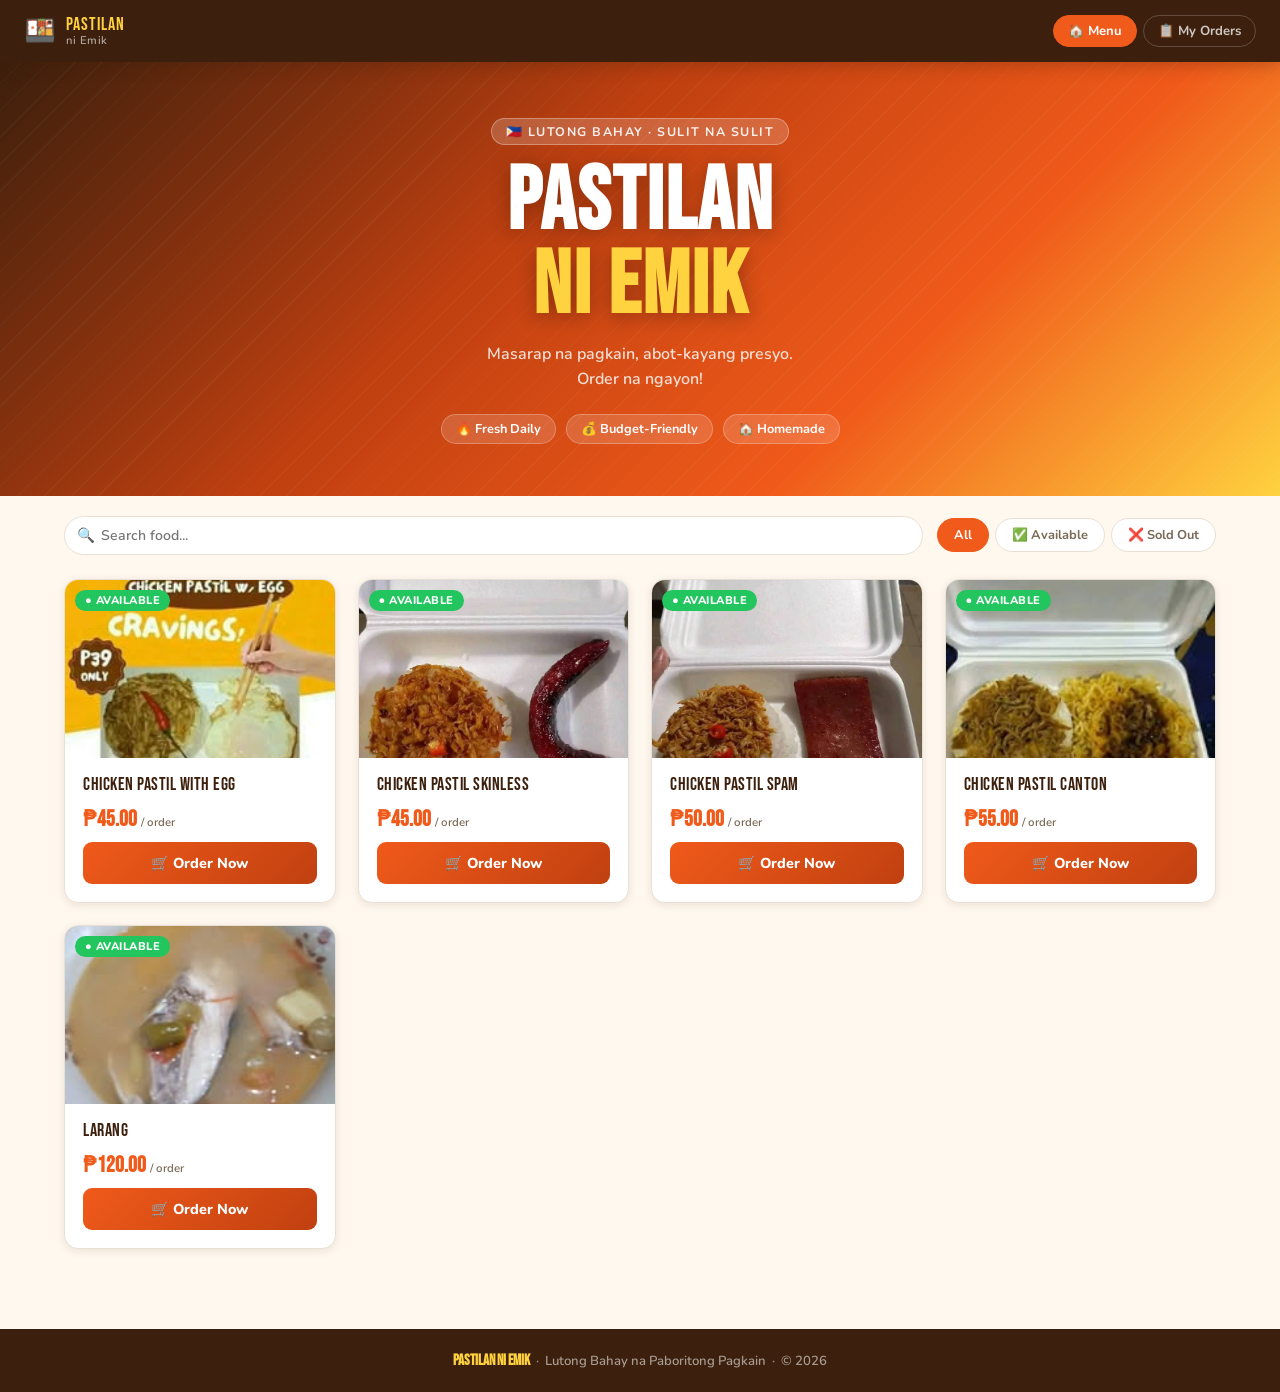
<file: ppasttill/index.html>
<!DOCTYPE html>
<html lang="en">
<head>
  <meta charset="UTF-8" />
  <meta name="viewport" content="width=device-width, initial-scale=1.0" />
  <title>Pastilan ni Emik 🍱</title>
  <link rel="icon" href="data:image/svg+xml,<svg xmlns='http://www.w3.org/2000/svg' viewBox='0 0 100 100'><text y='.9em' font-size='90'>🍱</text></svg>" />
  <link rel="preconnect" href="https://fonts.googleapis.com" />
  <link rel="preconnect" href="https://fonts.gstatic.com" crossorigin />
  <link href="https://fonts.googleapis.com/css2?family=Bebas+Neue&family=Nunito:wght@400;600;700;800;900&display=swap" rel="stylesheet" />
  <link rel="stylesheet" href="style.css" />
</head>
<body>

  <!-- ═══════════════════════════════════════════════════
       NAVBAR
  ═══════════════════════════════════════════════════ -->
  <nav class="navbar">
    <div class="nav-brand">
      <span class="nav-logo">🍱</span>
      <div class="nav-titles">
        <span class="nav-main">PASTILAN</span>
        <span class="nav-sub">ni Emik</span>
      </div>
    </div>
    <div class="nav-links">
      <button class="nav-btn active" data-view="user" onclick="switchView('user')">🏠 Menu</button>
      <button class="nav-btn" data-view="orders" onclick="switchView('orders')">📋 My Orders</button>
    </div>
    <button class="nav-toggle" onclick="toggleMobileNav()" aria-label="Toggle menu">☰</button>
  </nav>
  <div class="mobile-nav" id="mobileNav">
    <button onclick="switchView('user');closeMobileNav()">🏠 Menu</button>
    <button onclick="switchView('orders');closeMobileNav()">📋 My Orders</button>
    <a href="admin.html" onclick="closeMobileNav()">⚙️ Admin Panel</a>
  </div>

  <!-- ═══════════════════════════════════════════════════
       USER VIEW — MENU
  ═══════════════════════════════════════════════════ -->
  <div id="view-user" class="view active">

    <section class="hero">
      <div class="hero-pattern"></div>
      <div class="hero-content">
        <p class="hero-badge">🇵🇭 Lutong Bahay · Sulit na Sulit</p>
        <h1 class="hero-title">PASTILAN<br><span>NI EMIK</span></h1>
        <p class="hero-desc">Masarap na pagkain, abot-kayang presyo.<br>Order na ngayon!</p>
        <div class="hero-chips">
          <span>🔥 Fresh Daily</span>
          <span>💰 Budget-Friendly</span>
          <span>🏠 Homemade</span>
        </div>
      </div>
    </section>

    <div class="shop-toolbar">
      <div class="search-wrap">
        <span class="search-icon">🔍</span>
        <input type="text" id="searchInput" placeholder="Search food..." oninput="renderProducts()" />
      </div>
      <div class="filter-btns">
        <button class="filter-btn active" data-filter="all" onclick="setFilter('all',this)">All</button>
        <button class="filter-btn" data-filter="available" onclick="setFilter('available',this)">✅ Available</button>
        <button class="filter-btn" data-filter="unavailable" onclick="setFilter('unavailable',this)">❌ Sold Out</button>
      </div>
    </div>

    <section class="products-section">
      <div class="products-grid" id="productsGrid"></div>
      <div class="empty-state" id="emptyState" style="display:none;">
        <span>🍽️</span>
        <p>No products found.</p>
      </div>
    </section>

  </div><!-- end #view-user -->


  <!-- ═══════════════════════════════════════════════════
       MY ORDERS VIEW
  ═══════════════════════════════════════════════════ -->
  <div id="view-orders" class="view">
    <div class="page-header">
      <h2>📋 My Orders</h2>
      <p>Your recent orders from this device</p>
    </div>
    <div class="orders-list" id="myOrdersList"></div>
  </div>


  <!-- ═══════════════════════════════════════════════════
       ORDER MODAL
  ═══════════════════════════════════════════════════ -->
  <div class="modal-overlay" id="orderModal" onclick="handleOverlayClick(event,'orderModal')">
    <div class="modal" role="dialog" aria-modal="true" aria-labelledby="orderModalTitle">
      <div class="modal-header">
        <div>
          <h3 id="orderModalTitle">Place Your Order</h3>
          <p class="modal-sub" id="orderProductSub">Product name</p>
        </div>
        <button class="modal-close" onclick="closeModal('orderModal')">✕</button>
      </div>
      <div class="modal-body">
        <form id="orderForm" onsubmit="submitOrder(event)">

          <div class="order-product-bar">
            <div class="order-product-img" id="orderProductImg"></div>
            <div>
              <div class="order-product-name" id="orderProductName">—</div>
              <div class="order-product-price" id="orderProductPrice">₱0.00</div>
            </div>
          </div>

          <div class="form-group">
            <label class="form-label">Your Name <span class="req">*</span></label>
            <input type="text" id="orderCustomerName" class="form-control" placeholder="e.g. Juan Dela Cruz" maxlength="60" required />
          </div>

          <div class="form-group">
            <label class="form-label">Quantity <span class="req">*</span></label>
            <div class="qty-row">
              <button type="button" class="qty-btn" onclick="changeQty(-1)">−</button>
              <input type="number" id="orderQty" class="qty-input" value="1" min="1" max="50" oninput="updateOrderTotal()" />
              <button type="button" class="qty-btn" onclick="changeQty(1)">+</button>
            </div>
          </div>

          <div class="form-group">
            <label class="form-label">Add-ons / Side Dishes <span class="optional">(optional)</span></label>
            <div class="addons-list" id="orderAddonsList"></div>
          </div>

          <div class="form-group">
            <label class="form-label">Payment Method <span class="req">*</span></label>
            <div class="payment-grid">
              <label class="pay-opt"><input type="radio" name="payment" value="Cash" checked /><span>💵 Cash</span></label>
              <label class="pay-opt"><input type="radio" name="payment" value="GCash" /><span>💙 GCash</span></label>
              <label class="pay-opt"><input type="radio" name="payment" value="Maya" /><span>💜 Maya</span></label>
              <label class="pay-opt"><input type="radio" name="payment" value="COD" /><span>📦 COD</span></label>
            </div>
          </div>

          <div class="order-summary">
            <div class="summary-title">📋 Order Summary</div>
            <div class="summary-row"><span>Product Price</span><span id="sumBase">₱0.00</span></div>
            <div class="summary-row"><span>Quantity</span><span id="sumQty">×1</span></div>
            <div class="summary-row" id="sumAddonsRow"><span>Add-ons Total</span><span id="sumAddons">₱0.00</span></div>
            <div class="summary-divider"></div>
            <div class="summary-total"><span>Overall Total</span><span id="sumTotal">₱0.00</span></div>
          </div>

          <button type="submit" class="btn-submit">🚀 Place Order</button>
        </form>
      </div>
    </div>
  </div>

  <!-- Toast -->
  <div class="toast" id="toast"><span id="toastMsg"></span></div>

  <footer class="footer">
    <strong>PASTILAN NI EMIK</strong> &nbsp;·&nbsp; Lutong Bahay na Paboritong Pagkain &nbsp;·&nbsp; © <span id="footerYear"></span>
  </footer>

  <script src="script.js"></script>
</body>
</html>
</file>
<file: ppasttill/style.css>
/* ============================================================
   PASTILAN NI EMIK — style.css
   Bold Filipino street-food aesthetic
   Fonts: Bebas Neue (display) + Nunito (body)
   ============================================================ */

/* ── Variables ──────────────────────────────────────────────── */
:root {
  --orange:      #F05A1A;
  --orange2:     #FF7A3D;
  --orange-dark: #C04010;
  --yellow:      #FFD23F;
  --yellow2:     #FFF0B0;
  --red:         #E63325;
  --cream:       #FFF8EE;
  --brown:       #3C1F0C;
  --brown2:      #6B3A1F;
  --white:       #FFFFFF;
  --gray100:     #F5F0E8;
  --gray200:     #E8E0D4;
  --gray400:     #B0A090;
  --gray600:     #7A6A58;
  --green:       #22C55E;
  --shadow-sm:   0 2px 8px rgba(60,31,12,.10);
  --shadow-md:   0 6px 20px rgba(60,31,12,.14);
  --shadow-lg:   0 16px 48px rgba(60,31,12,.18);
  --r:           14px;
  --r-sm:        9px;
  --r-pill:      999px;
  --font-display: 'Bebas Neue', sans-serif;
  --font-body:    'Nunito', sans-serif;
  --ease:        cubic-bezier(.4,0,.2,1);
}

/* ── Reset ──────────────────────────────────────────────────── */
*, *::before, *::after { box-sizing: border-box; margin:0; padding:0; }
html { scroll-behavior: smooth; }
body {
  font-family: var(--font-body);
  background: var(--cream);
  color: var(--brown);
  min-height: 100vh;
  overflow-x: hidden;
}
img { max-width:100%; display:block; }
button { cursor:pointer; font-family: var(--font-body); }
input, select, textarea { font-family: var(--font-body); }
a { color: inherit; text-decoration: none; }

/* ── Navbar ─────────────────────────────────────────────────── */
.navbar {
  position: sticky; top: 0; z-index: 90;
  background: var(--brown);
  display: flex; align-items: center;
  padding: 0 24px;
  height: 62px;
  gap: 16px;
  box-shadow: 0 3px 16px rgba(60,31,12,.3);
}
.nav-brand { display: flex; align-items: center; gap: 10px; flex-shrink: 0; }
.nav-logo { font-size: 1.6rem; line-height: 1; }
.nav-titles { display:flex; flex-direction:column; line-height:1.1; }
.nav-main { font-family: var(--font-display); font-size: 1.15rem; color: var(--yellow); letter-spacing: 1px; }
.nav-sub { font-size: .7rem; color: rgba(255,255,255,.6); font-weight: 600; letter-spacing: .5px; }
.nav-links { display:flex; gap:6px; margin-left:auto; }
.nav-btn {
  background: transparent;
  border: 1.5px solid rgba(255,255,255,.2);
  color: rgba(255,255,255,.75);
  padding: 6px 14px; border-radius: var(--r-pill);
  font-size: .82rem; font-weight: 700; transition: all .2s var(--ease); white-space: nowrap;
}
.nav-btn:hover, .nav-btn.active { background: var(--orange); border-color: var(--orange); color: var(--white); }
.nav-admin-btn { border-color: rgba(255,210,63,.3); color: var(--yellow); }
.nav-admin-btn:hover, .nav-admin-btn.active { background: var(--yellow); color: var(--brown); border-color: var(--yellow); }
.nav-toggle { display:none; background:none; border:none; color:var(--white); font-size:1.4rem; margin-left:auto; }

/* Mobile Nav */
.mobile-nav { display:none; flex-direction:column; background:var(--brown2); padding:8px 0; position:sticky; top:62px; z-index:88; }
.mobile-nav button { background:none; border:none; color:var(--white); padding:12px 24px; font-size:.9rem; font-weight:700; text-align:left; transition:background .2s; }
.mobile-nav button:hover { background:rgba(255,255,255,.1); }
.mobile-nav.open { display:flex; }

/* ── Views ──────────────────────────────────────────────────── */
.view { display:none; padding-bottom:60px; animation:fadeIn .3s var(--ease); }
.view.active { display:block; }
@keyframes fadeIn { from{opacity:0;transform:translateY(8px)} to{opacity:1;transform:none} }

/* ── Hero ───────────────────────────────────────────────────── */
.hero {
  background: linear-gradient(135deg, #3C1F0C 0%, var(--orange-dark) 40%, var(--orange) 70%, var(--yellow) 100%);
  position:relative; overflow:hidden; padding:56px 24px 52px; text-align:center;
}
.hero-pattern {
  position:absolute; inset:0;
  background-image: repeating-linear-gradient(-45deg, transparent, transparent 18px, rgba(255,255,255,.04) 18px, rgba(255,255,255,.04) 19px);
}
.hero-content { position:relative; z-index:1; max-width:600px; margin:0 auto; }
.hero-badge {
  display:inline-block; background:rgba(255,255,255,.18); border:1px solid rgba(255,255,255,.3);
  color:rgba(255,255,255,.9); font-size:.78rem; font-weight:700; letter-spacing:1.5px; text-transform:uppercase;
  padding:4px 14px; border-radius:var(--r-pill); margin-bottom:16px;
}
.hero-title { font-family:var(--font-display); font-size:clamp(2.8rem,9vw,5.5rem); line-height:.95; color:var(--white); text-shadow:0 4px 20px rgba(0,0,0,.3); letter-spacing:2px; margin-bottom:14px; }
.hero-title span { color:var(--yellow); }
.hero-desc { color:rgba(255,255,255,.82); font-size:1rem; font-weight:600; margin-bottom:22px; line-height:1.55; }
.hero-chips { display:flex; gap:10px; justify-content:center; flex-wrap:wrap; }
.hero-chips span { background:rgba(255,255,255,.15); border:1px solid rgba(255,255,255,.25); color:var(--white); padding:5px 14px; border-radius:var(--r-pill); font-size:.8rem; font-weight:700; }

/* ── Shop Toolbar ────────────────────────────────────────────── */
.shop-toolbar { display:flex; align-items:center; gap:14px; flex-wrap:wrap; padding:20px 24px 8px; max-width:1200px; margin:0 auto; }
.search-wrap { position:relative; flex:1; min-width:200px; }
.search-icon { position:absolute; left:13px; top:50%; transform:translateY(-50%); font-size:.9rem; pointer-events:none; }
.search-wrap input { width:100%; padding:9px 14px 9px 36px; border:1.5px solid var(--gray200); border-radius:var(--r-pill); font-size:.88rem; font-weight:600; background:var(--white); outline:none; transition:border .2s; }
.search-wrap input:focus { border-color:var(--orange); box-shadow:0 0 0 3px rgba(240,90,26,.1); }
.filter-btns { display:flex; gap:6px; flex-wrap:wrap; }
.filter-btn { padding:7px 16px; border-radius:var(--r-pill); border:1.5px solid var(--gray200); background:var(--white); font-size:.8rem; font-weight:700; color:var(--gray600); transition:all .2s var(--ease); }
.filter-btn:hover { border-color:var(--orange); color:var(--orange); }
.filter-btn.active { background:var(--orange); border-color:var(--orange); color:var(--white); }

/* ── Products Grid ───────────────────────────────────────────── */
.products-section { padding:16px 24px 20px; max-width:1200px; margin:0 auto; }
.products-grid { display:grid; grid-template-columns:repeat(auto-fill, minmax(230px,1fr)); gap:22px; }

/* ── Product Card ───────────────────────────────────────────── */
.product-card { background:var(--white); border-radius:var(--r); overflow:hidden; box-shadow:var(--shadow-sm); border:1.5px solid var(--gray200); display:flex; flex-direction:column; transition:transform .25s var(--ease),box-shadow .25s var(--ease),border-color .25s; animation:cardIn .4s var(--ease) both; }
.product-card:hover { transform:translateY(-5px); box-shadow:var(--shadow-md); border-color:var(--orange2); }
.product-card.sold-out { opacity:.72; }
.product-card.sold-out:hover { transform:none; box-shadow:var(--shadow-sm); border-color:var(--gray200); }
@keyframes cardIn { from{opacity:0;transform:translateY(14px)} to{opacity:1;transform:none} }
.card-img-wrap { height:178px; background:var(--gray100); display:flex; align-items:center; justify-content:center; overflow:hidden; position:relative; }
.card-img-wrap img { width:100%; height:100%; object-fit:cover; transition:transform .4s var(--ease); }
.product-card:hover .card-img-wrap img { transform:scale(1.06); }
.card-emoji { font-size:4.5rem; filter:drop-shadow(0 4px 10px rgba(0,0,0,.12)); }
.card-badge { position:absolute; top:10px; left:10px; padding:3px 10px; border-radius:var(--r-pill); font-size:.7rem; font-weight:800; text-transform:uppercase; letter-spacing:.5px; }
.badge-avail { background:var(--green); color:var(--white); }
.badge-sold  { background:var(--gray400); color:var(--white); }
.card-body { padding:16px 18px 18px; display:flex; flex-direction:column; flex:1; gap:10px; }
.card-name { font-family:var(--font-display); font-size:1.15rem; letter-spacing:.5px; color:var(--brown); line-height:1.2; }
.card-price { font-size:1.35rem; font-weight:900; color:var(--orange); font-family:var(--font-display); }
.card-price small { font-family:var(--font-body); font-size:.72rem; font-weight:600; color:var(--gray600); }
.btn-order-card { margin-top:auto; padding:11px; border:none; border-radius:var(--r-sm); background:linear-gradient(135deg,var(--orange),var(--orange-dark)); color:var(--white); font-weight:800; font-size:.9rem; transition:all .2s var(--ease); display:flex; align-items:center; justify-content:center; gap:6px; }
.btn-order-card:hover { background:linear-gradient(135deg,var(--orange2),var(--orange)); transform:translateY(-1px); box-shadow:0 4px 14px rgba(240,90,26,.4); }
.btn-order-card:disabled { background:var(--gray400); cursor:not-allowed; transform:none; box-shadow:none; }
.empty-state { text-align:center; padding:60px 20px; color:var(--gray400); }
.empty-state span { font-size:3.5rem; display:block; margin-bottom:12px; }
.empty-state p { font-size:1rem; font-weight:700; }

/* ── Page Header ────────────────────────────────────────────── */
.page-header { padding:32px 24px 16px; max-width:1100px; margin:0 auto; }
.page-header h2 { font-family:var(--font-display); font-size:1.8rem; color:var(--brown); letter-spacing:.5px; }
.page-header p { color:var(--gray600); font-size:.9rem; font-weight:600; margin-top:4px; }
.admin-header { border-bottom:2px solid var(--gray200); margin-bottom:0; }

/* ── My Orders ──────────────────────────────────────────────── */
.orders-list { padding:0 24px 20px; max-width:800px; margin:0 auto; display:flex; flex-direction:column; gap:16px; }
.order-card { background:var(--white); border-radius:var(--r); border:1.5px solid var(--gray200); box-shadow:var(--shadow-sm); padding:20px 22px; }
.order-card-header { display:flex; align-items:center; justify-content:space-between; gap:10px; margin-bottom:12px; flex-wrap:wrap; }
.order-card-id, .order-card-time { font-size:.78rem; font-weight:700; color:var(--gray400); }
.order-status { padding:4px 12px; border-radius:var(--r-pill); font-size:.75rem; font-weight:800; text-transform:uppercase; letter-spacing:.5px; }
.status-pending   { background:#FFF3CD; color:#856404; }
.status-completed { background:#D1FAE5; color:#065F46; }
.status-cancelled { background:#FEE2E2; color:#991B1B; }
.order-card-product { font-family:var(--font-display); font-size:1.1rem; color:var(--brown); margin-bottom:4px; }
.order-card-details { font-size:.87rem; color:var(--gray600); font-weight:600; line-height:1.6; }
.order-card-total { font-size:1.1rem; font-weight:900; color:var(--orange); margin-top:10px; }

/* ── Admin Tabs ─────────────────────────────────────────────── */
.admin-tabs { display:flex; gap:0; background:var(--brown); padding:0 24px; position:sticky; top:62px; z-index:80; }
.admin-tab { padding:12px 20px; background:none; border:none; border-bottom:3px solid transparent; color:rgba(255,255,255,.6); font-size:.85rem; font-weight:700; transition:all .2s; white-space:nowrap; }
.admin-tab:hover { color:var(--white); }
.admin-tab.active { color:var(--yellow); border-bottom-color:var(--yellow); }

/* ── Admin Panels ───────────────────────────────────────────── */
.admin-panel { display:none; padding:24px; max-width:900px; margin:0 auto; }
.admin-panel.active { display:block; }
.admin-toolbar { display:flex; align-items:center; justify-content:space-between; gap:12px; margin-bottom:18px; flex-wrap:wrap; }
.admin-toolbar h3 { font-family:var(--font-display); font-size:1.3rem; color:var(--brown); letter-spacing:.5px; }
.admin-note { font-size:.85rem; font-weight:600; color:var(--brown2); background:var(--yellow2); border:1.5px solid var(--yellow); border-radius:var(--r-sm); padding:10px 14px; margin-bottom:18px; }
.admin-product-list { display:flex; flex-direction:column; gap:14px; }
.admin-product-card { background:var(--white); border-radius:var(--r); border:1.5px solid var(--gray200); box-shadow:var(--shadow-sm); display:flex; align-items:center; gap:16px; padding:14px 16px; transition:border-color .2s; }
.admin-product-card:hover { border-color:var(--orange2); }
.admin-prod-img { width:72px; height:72px; border-radius:var(--r-sm); background:var(--gray100); display:flex; align-items:center; justify-content:center; overflow:hidden; flex-shrink:0; font-size:2.2rem; }
.admin-prod-img img { width:100%; height:100%; object-fit:cover; }
.admin-prod-info { flex:1; min-width:0; }
.admin-prod-name { font-family:var(--font-display); font-size:1.1rem; color:var(--brown); letter-spacing:.3px; }
.admin-prod-price { font-size:.9rem; font-weight:800; color:var(--orange); margin-top:2px; }
.admin-prod-status { display:inline-block; padding:2px 10px; border-radius:var(--r-pill); font-size:.72rem; font-weight:800; margin-top:5px; text-transform:uppercase; letter-spacing:.5px; }
.status-avail   { background:#D1FAE5; color:#065F46; }
.status-unavail { background:#FEE2E2; color:#991B1B; }
.admin-prod-actions { display:flex; gap:8px; flex-shrink:0; }
.admin-addons-list { display:flex; flex-direction:column; gap:10px; }
.admin-addon-card { background:var(--white); border-radius:var(--r-sm); border:1.5px solid var(--gray200); box-shadow:var(--shadow-sm); display:flex; align-items:center; gap:14px; padding:12px 16px; }
.addon-card-name { flex:1; font-weight:700; font-size:.95rem; }
.addon-card-price { font-weight:800; color:var(--orange); font-size:.95rem; }
.addon-card-actions { display:flex; gap:8px; }
.admin-order-card { background:var(--white); border-radius:var(--r); border:1.5px solid var(--gray200); box-shadow:var(--shadow-sm); padding:18px 20px; margin-bottom:14px; }
.admin-order-header { display:flex; align-items:center; justify-content:space-between; gap:10px; margin-bottom:12px; flex-wrap:wrap; }
.admin-order-id { font-size:.78rem; font-weight:700; color:var(--gray400); }
.admin-order-customer { font-family:var(--font-display); font-size:1.15rem; color:var(--brown); }
.admin-order-meta { font-size:.85rem; color:var(--gray600); font-weight:600; line-height:1.7; }
.admin-order-total { font-size:1.1rem; font-weight:900; color:var(--orange); margin-top:10px; }
.admin-order-footer { display:flex; align-items:center; justify-content:space-between; gap:10px; margin-top:14px; flex-wrap:wrap; }
.status-select { padding:6px 12px; border-radius:var(--r-pill); border:1.5px solid var(--gray200); font-size:.82rem; font-weight:700; background:var(--white); outline:none; cursor:pointer; transition:border .2s; }
.status-select:focus { border-color:var(--orange); }

/* ── Buttons ────────────────────────────────────────────────── */
.btn-primary { padding:9px 20px; border-radius:var(--r-sm); background:linear-gradient(135deg,var(--orange),var(--orange-dark)); color:var(--white); border:none; font-weight:800; font-size:.88rem; transition:all .2s var(--ease); }
.btn-primary:hover { box-shadow:0 4px 14px rgba(240,90,26,.4); transform:translateY(-1px); }
.btn-secondary { padding:9px 20px; border-radius:var(--r-sm); background:var(--white); border:1.5px solid var(--gray200); color:var(--brown); font-weight:700; font-size:.88rem; transition:all .2s; }
.btn-secondary:hover { border-color:var(--orange); color:var(--orange); }
.btn-edit { padding:7px 14px; border-radius:var(--r-sm); background:#EFF6FF; border:1.5px solid #BFDBFE; color:#1D4ED8; font-size:.8rem; font-weight:700; transition:all .2s; }
.btn-edit:hover { background:#DBEAFE; }
.btn-danger { padding:9px 20px; border-radius:var(--r-sm); background:#FEE2E2; border:1.5px solid #FECACA; color:var(--red); font-weight:800; font-size:.88rem; transition:all .2s; }
.btn-danger:hover { background:var(--red); color:var(--white); border-color:var(--red); }
.btn-del { padding:7px 14px; border-radius:var(--r-sm); background:#FEE2E2; border:1.5px solid #FECACA; color:var(--red); font-size:.8rem; font-weight:700; transition:all .2s; }
.btn-del:hover { background:var(--red); color:var(--white); border-color:var(--red); }
.btn-submit { width:100%; padding:15px; border:none; border-radius:var(--r-sm); background:linear-gradient(135deg,var(--orange),var(--orange-dark)); color:var(--white); font-weight:900; font-size:1rem; font-family:var(--font-display); letter-spacing:.5px; transition:all .2s var(--ease); }
.btn-submit:hover { transform:translateY(-2px); box-shadow:0 8px 22px rgba(240,90,26,.45); }
.btn-submit:active { transform:none; }

/* ── Modal ──────────────────────────────────────────────────── */
.modal-overlay { position:fixed; inset:0; z-index:200; background:rgba(60,31,12,.55); backdrop-filter:blur(4px); display:flex; align-items:center; justify-content:center; padding:16px; opacity:0; visibility:hidden; transition:all .25s var(--ease); }
.modal-overlay.open { opacity:1; visibility:visible; }
.modal { background:var(--white); border-radius:20px; width:100%; max-width:520px; max-height:92vh; overflow-y:auto; box-shadow:var(--shadow-lg); transform:translateY(20px) scale(.97); transition:transform .25s var(--ease); scrollbar-width:thin; scrollbar-color:var(--gray200) transparent; }
.modal-sm { max-width:380px; }
.modal-overlay.open .modal { transform:none; }
.modal-header { background:linear-gradient(135deg,var(--orange-dark),var(--orange)); padding:22px 24px 18px; display:flex; align-items:flex-start; justify-content:space-between; gap:12px; border-radius:20px 20px 0 0; }
.modal-header h3 { font-family:var(--font-display); font-size:1.25rem; color:var(--white); letter-spacing:.5px; }
.modal-sub { color:rgba(255,255,255,.7); font-size:.82rem; font-weight:600; margin-top:3px; }
.modal-close { background:rgba(255,255,255,.2); border:none; color:var(--white); width:32px; height:32px; border-radius:50%; font-size:1rem; display:flex; align-items:center; justify-content:center; transition:background .2s; flex-shrink:0; }
.modal-close:hover { background:rgba(255,255,255,.35); }
.modal-body { padding:24px; }
.modal-actions { display:flex; gap:10px; justify-content:flex-end; margin-top:20px; }

/* ── Form ───────────────────────────────────────────────────── */
.form-group { margin-bottom:18px; }
.form-label { display:block; font-size:.85rem; font-weight:800; color:var(--brown); margin-bottom:7px; letter-spacing:.2px; }
.req { color:var(--orange); }
.optional { color:var(--gray400); font-weight:600; }
.form-control { width:100%; padding:10px 14px; border:1.5px solid var(--gray200); border-radius:var(--r-sm); font-size:.92rem; font-weight:600; color:var(--brown); background:var(--white); outline:none; transition:border .2s; appearance:none; }
.form-control:focus { border-color:var(--orange); box-shadow:0 0 0 3px rgba(240,90,26,.1); }
.form-control::placeholder { color:var(--gray400); font-weight:500; }
select.form-control { background-image:url("data:image/svg+xml,%3Csvg xmlns='http://www.w3.org/2000/svg' width='14' height='14' fill='%237A6A58' viewBox='0 0 16 16'%3E%3Cpath fill-rule='evenodd' d='M1.646 4.646a.5.5 0 0 1 .708 0L8 10.293l5.646-5.647a.5.5 0 0 1 .708.708l-6 6a.5.5 0 0 1-.708 0l-6-6a.5.5 0 0 1 0-.708z'/%3E%3C/svg%3E"); background-repeat:no-repeat; background-position:right 14px center; padding-right:38px; cursor:pointer; }
.order-product-bar { display:flex; align-items:center; gap:14px; background:var(--gray100); border-radius:var(--r-sm); padding:12px 14px; margin-bottom:20px; border:1.5px solid var(--gray200); }
.order-product-img { width:56px; height:56px; border-radius:var(--r-sm); background:var(--white); display:flex; align-items:center; justify-content:center; font-size:2rem; overflow:hidden; flex-shrink:0; }
.order-product-img img { width:100%; height:100%; object-fit:cover; }
.order-product-name { font-family:var(--font-display); font-size:1.1rem; color:var(--brown); }
.order-product-price { font-weight:800; color:var(--orange); font-size:.95rem; margin-top:3px; }
.qty-row { display:flex; align-items:center; width:fit-content; border-radius:var(--r-sm); overflow:hidden; border:1.5px solid var(--gray200); }
.qty-btn { width:42px; height:42px; background:var(--gray100); border:none; font-size:1.2rem; font-weight:700; color:var(--brown); transition:background .2s; }
.qty-btn:hover { background:var(--orange); color:var(--white); }
.qty-input { width:58px; height:42px; border:none; border-left:1.5px solid var(--gray200); border-right:1.5px solid var(--gray200); text-align:center; font-size:1rem; font-weight:800; color:var(--brown); outline:none; }
.qty-input::-webkit-inner-spin-button,.qty-input::-webkit-outer-spin-button { -webkit-appearance:none; }
.addons-list { display:flex; flex-direction:column; gap:8px; }
.addon-check-item { display:flex; align-items:center; gap:12px; padding:11px 14px; border-radius:var(--r-sm); border:1.5px solid var(--gray200); cursor:pointer; transition:all .2s; user-select:none; }
.addon-check-item:hover { border-color:var(--orange2); background:rgba(240,90,26,.04); }
.addon-check-item.checked { border-color:var(--orange); background:rgba(240,90,26,.07); }
.addon-checkbox { width:20px; height:20px; border-radius:5px; border:2px solid var(--gray400); display:flex; align-items:center; justify-content:center; transition:all .2s; flex-shrink:0; background:var(--white); }
.addon-check-item.checked .addon-checkbox { background:var(--orange); border-color:var(--orange); }
.addon-check-item.checked .addon-checkbox::after { content:'✓'; color:var(--white); font-size:.75rem; font-weight:900; }
.addon-check-label { flex:1; font-size:.88rem; font-weight:700; }
.addon-check-price { font-size:.85rem; font-weight:800; color:var(--orange); }
.real-checkbox { display:none; }
.payment-grid { display:grid; grid-template-columns:1fr 1fr; gap:8px; }
.pay-opt { display:flex; flex-direction:column; cursor:pointer; }
.pay-opt input { display:none; }
.pay-opt span { padding:12px 10px; border-radius:var(--r-sm); border:1.5px solid var(--gray200); text-align:center; font-size:.88rem; font-weight:700; transition:all .2s; }
.pay-opt input:checked + span { border-color:var(--orange); background:rgba(240,90,26,.07); color:var(--orange-dark); }
.pay-opt span:hover { border-color:var(--orange2); }
.order-summary { background:var(--yellow2); border:1.5px solid var(--yellow); border-radius:var(--r-sm); padding:16px 18px; margin-bottom:20px; }
.summary-title { font-weight:800; color:var(--brown); margin-bottom:10px; font-size:.9rem; }
.summary-row { display:flex; justify-content:space-between; font-size:.87rem; font-weight:600; color:var(--brown2); padding:3px 0; }
.summary-row span:last-child { font-weight:800; color:var(--brown); }
.summary-divider { border:none; border-top:1.5px dashed var(--yellow); margin:10px 0; }
.summary-total { display:flex; justify-content:space-between; font-family:var(--font-display); font-size:1.1rem; color:var(--brown); }
.summary-total span:last-child { color:var(--orange); font-size:1.35rem; }
.img-input-tabs { display:flex; gap:6px; margin-bottom:10px; }
.img-tab { padding:6px 14px; border-radius:var(--r-pill); border:1.5px solid var(--gray200); background:var(--white); font-size:.8rem; font-weight:700; color:var(--gray600); transition:all .2s; }
.img-tab.active { background:var(--orange); border-color:var(--orange); color:var(--white); }
.img-upload-btn { border:2px dashed var(--gray200); border-radius:var(--r-sm); padding:28px 20px; text-align:center; cursor:pointer; transition:border-color .2s; background:var(--gray100); }
.img-upload-btn:hover { border-color:var(--orange); }
.img-upload-btn span { font-size:2rem; display:block; margin-bottom:8px; }
.img-upload-btn p { font-weight:700; font-size:.88rem; color:var(--brown); }
.img-upload-btn small { color:var(--gray400); font-size:.78rem; }
.img-preview-wrap { margin-top:10px; position:relative; display:inline-block; }
.img-preview-wrap img { width:140px; height:100px; object-fit:cover; border-radius:var(--r-sm); border:2px solid var(--gray200); display:block; }
.img-remove-btn { position:absolute; top:-8px; right:-8px; background:var(--red); color:var(--white); border:none; border-radius:var(--r-pill); font-size:.72rem; font-weight:700; padding:3px 8px; }

/* ── Toast ──────────────────────────────────────────────────── */
.toast { position:fixed; bottom:28px; left:50%; transform:translateX(-50%) translateY(20px); background:var(--brown); color:var(--white); padding:13px 28px; border-radius:var(--r-pill); font-size:.9rem; font-weight:700; box-shadow:var(--shadow-lg); z-index:300; opacity:0; visibility:hidden; transition:all .3s var(--ease); white-space:nowrap; }
.toast.show { opacity:1; visibility:visible; transform:translateX(-50%) translateY(0); }
.toast.success { background:#065F46; }
.toast.error   { background:var(--red); }

/* ── Footer ─────────────────────────────────────────────────── */
.footer { background:var(--brown); color:rgba(255,255,255,.55); text-align:center; padding:22px 20px; font-size:.82rem; font-weight:600; }
.footer strong { color:var(--yellow); font-family:var(--font-display); font-size:.95rem; }

/* ── Responsive ─────────────────────────────────────────────── */
@media (max-width:680px) {
  .nav-links { display:none; }
  .nav-toggle { display:flex; }
  .hero { padding:42px 18px 38px; }
  .hero-title { font-size:2.7rem; }
  .products-section,.shop-toolbar { padding-left:14px; padding-right:14px; }
  .products-grid { grid-template-columns:repeat(auto-fill,minmax(150px,1fr)); gap:14px; }
  .card-img-wrap { height:140px; }
  .card-emoji { font-size:3.5rem; }
  .admin-tabs { overflow-x:auto; padding:0 14px; }
  .admin-panel { padding:16px 14px; }
  .admin-product-card { flex-direction:column; align-items:flex-start; }
  .admin-prod-actions { width:100%; }
  .payment-grid { grid-template-columns:1fr 1fr; }
  .modal-body { padding:18px; }
}
@media (max-width:380px) {
  .products-grid { grid-template-columns:1fr 1fr; gap:10px; }
  .card-img-wrap { height:115px; }
  .card-body { padding:10px 12px 14px; }
}
</file>
